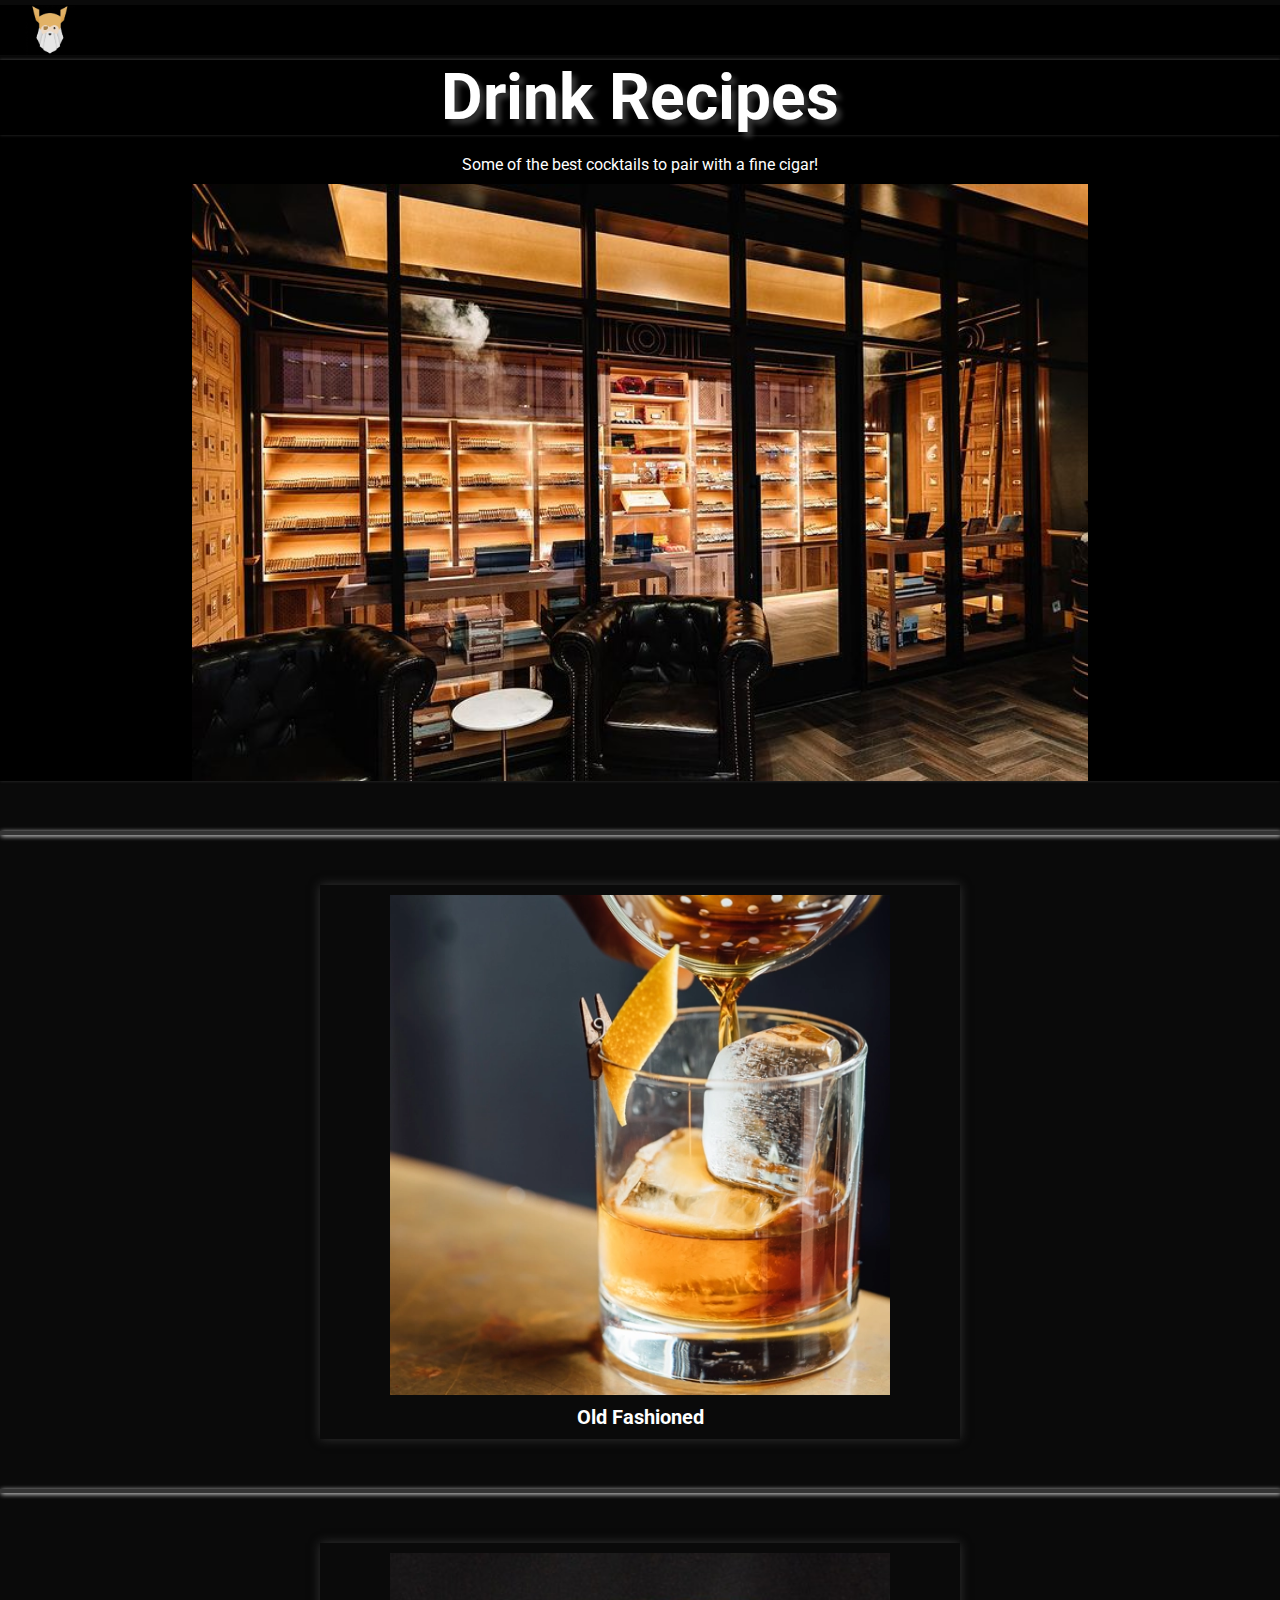
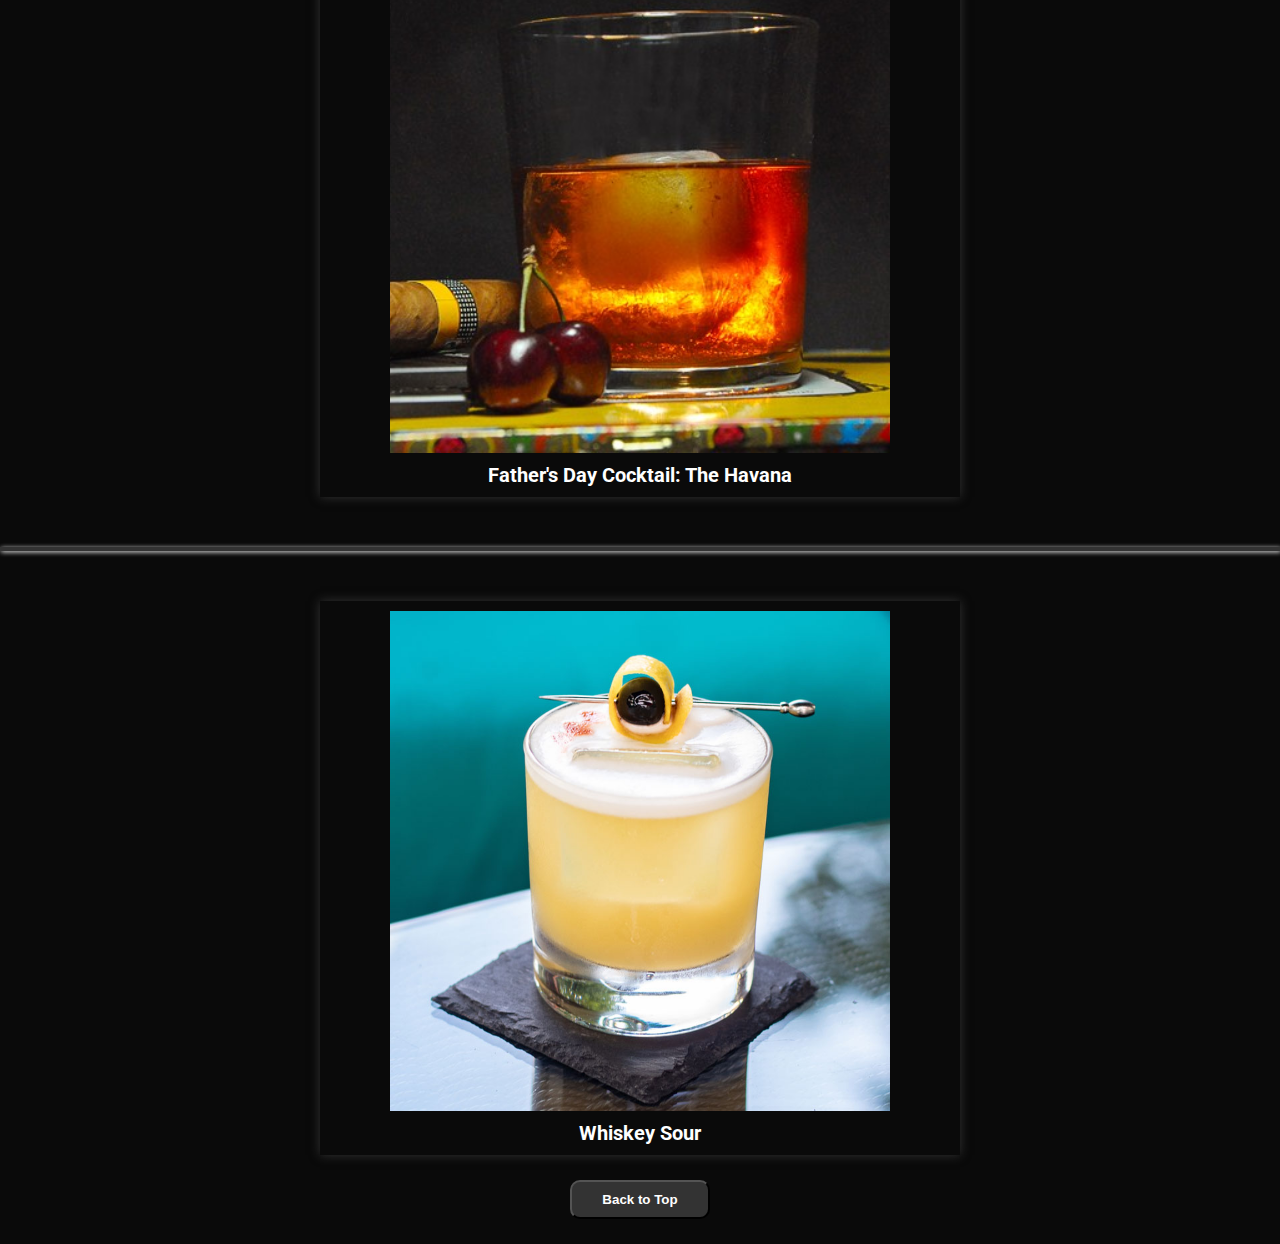
<file: index.html>
<!DOCTYPE html>
<html lang="en">
  <head>
    <meta charset="UTF-8" />
    <meta http-equiv="X-UA-Compatible" content="IE=edge" />
    <meta name="viewport" content="width=device-width, initial-scale=1.0" />
    <link
      rel="stylesheet"
      href="https://cdnjs.cloudflare.com/ajax/libs/font-awesome/6.1.2/css/all.min.css"
      integrity="sha512-1sCRPdkRXhBV2PBLUdRb4tMg1w2YPf37qatUFeS7zlBy7jJI8Lf4VHwWfZZfpXtYSLy85pkm9GaYVYMfw5BC1A=="
      crossorigin="anonymous"
      referrerpolicy="no-referrer"
    />
    <link rel="stylesheet" href="styles.css" />
    <title>Odin Recipes</title>
  </head>
  <body>
    <!-- Header Logo -->

    <div class="container">
      <header class="headerLogo">
        <p>
          <a href="https://www.theodinproject.com" target="_blank">
            <img src="assets/odinlogo.png" alt="The Odin Project" />
          </a>
        </p>
      </header>
    </div>

    <!-- HERO SECTION -->

    <div class="container">
      <section class="hero">
        <h1 class="hero">Drink Recipes</h1>
        <p>
          <i class="fa-solid fa-whiskey-glass"></i> Some of the best cocktails to pair with a fine cigar!<i
            class="fa-solid fa-martini-glass"
          ></i>
        </p>
        <img src="assets/cigarhero.jpg" alt="" />
      </section>
    </div>

    <!-- DRINKS -->

    <section class="container">
      <p class="drinks">
        <figure class="cocktail">
          <img src="assets/whiskey-old-fashioned-cocktail-orange.jpg.webp" alt="Old Fashioned Cocktail" />
          <figcaption>
            <a href="recipes/oldfashion.html">Old Fashioned</a>
          </figcaption>
        </figure>
      </p>
      <p class="drinks">
        <figure class="cocktail">
          <img src="assets/Havana-Cocktail.jpg" alt="Havana Cocktail" />
          <figcaption>
            <a href="recipes/thehavana.html">Father's Day Cocktail: The Havana</a>
          </figcaption>
        </figure>
      </p>
      <p class="drinks">
        <figure class="cocktail">
          <img src="assets/whiskeysour_card.jpg" alt="Whiskey Sour" />
          <figcaption>
            <a href="recipes/whiskeysour.html">Whiskey Sour</a>
          </figcaption>
        </figure>
      </p>
    </section>

    <p class="btn">
      <button>
        <a href="index.html">Back to Top</a>
      </button>
    </p>
  </body>
</html>
</file>
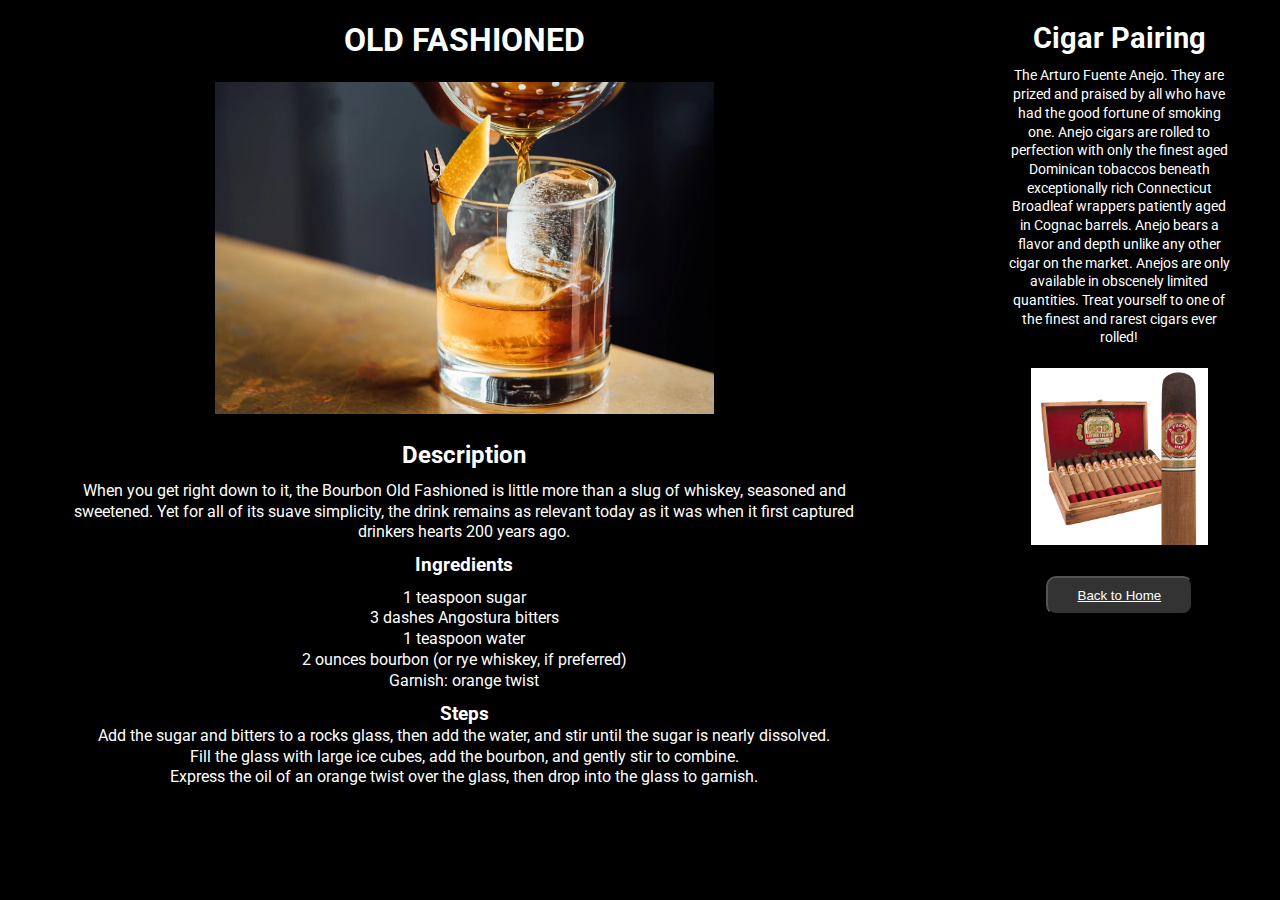
<file: recipes/oldfashion.html>
<!DOCTYPE html>
<html lang="en">
  <head>
    <meta charset="UTF-8" />
    <meta http-equiv="X-UA-Compatible" content="IE=edge" />
    <meta name="viewport" content="width=device-width, initial-scale=1.0" />
    <title>Old Fashioned</title>
    <link rel="stylesheet" href="styles.css" />
  </head>
  <body>
    <div class="window">
      <div class="container">
        <h1 class="heading">OLD FASHIONED</h1>
        <img src="../assets/whiskey-old-fashioned-cocktail-orange.jpg.webp" alt="" />

        <h2>Description</h2>
        <p>
          When you get right down to it, the Bourbon Old Fashioned is little more than a slug of whiskey, seasoned and sweetened. Yet for
          all of its suave simplicity, the drink remains as relevant today as it was when it first captured drinkers hearts 200 years ago.
        </p>
        <h3>Ingredients</h3>
        <ul>
          <li>1 teaspoon sugar</li>
          <li>3 dashes Angostura bitters</li>
          <li>1 teaspoon water</li>
          <li>2 ounces bourbon (or rye whiskey, if preferred)</li>
          <li>Garnish: orange twist</li>
        </ul>
        <h3>Steps</h3>
        <ol>
          <li>Add the sugar and bitters to a rocks glass, then add the water, and stir until the sugar is nearly dissolved.</li>
          <li>Fill the glass with large ice cubes, add the bourbon, and gently stir to combine.</li>
          <li>Express the oil of an orange twist over the glass, then drop into the glass to garnish.</li>
        </ol>
      </div>

      <div class="pair">
        <h1>Cigar Pairing</h1>
        <p>
          The Arturo Fuente Anejo. They are prized and praised by all who have had the good fortune of smoking one. Anejo cigars are rolled
          to perfection with only the finest aged Dominican tobaccos beneath exceptionally rich Connecticut Broadleaf wrappers patiently
          aged in Cognac barrels. Anejo bears a flavor and depth unlike any other cigar on the market. Anejos are only available in
          obscenely limited quantities. Treat yourself to one of the finest and rarest cigars ever rolled!
        </p>
        <img src="../assets/fuente.png" alt="" />

        <p class="btn">
          <button>
            <a href="../index.html">Back to Home</a>
          </button>
        </p>
      </div>
    </div>
  </body>
</html>
</file>
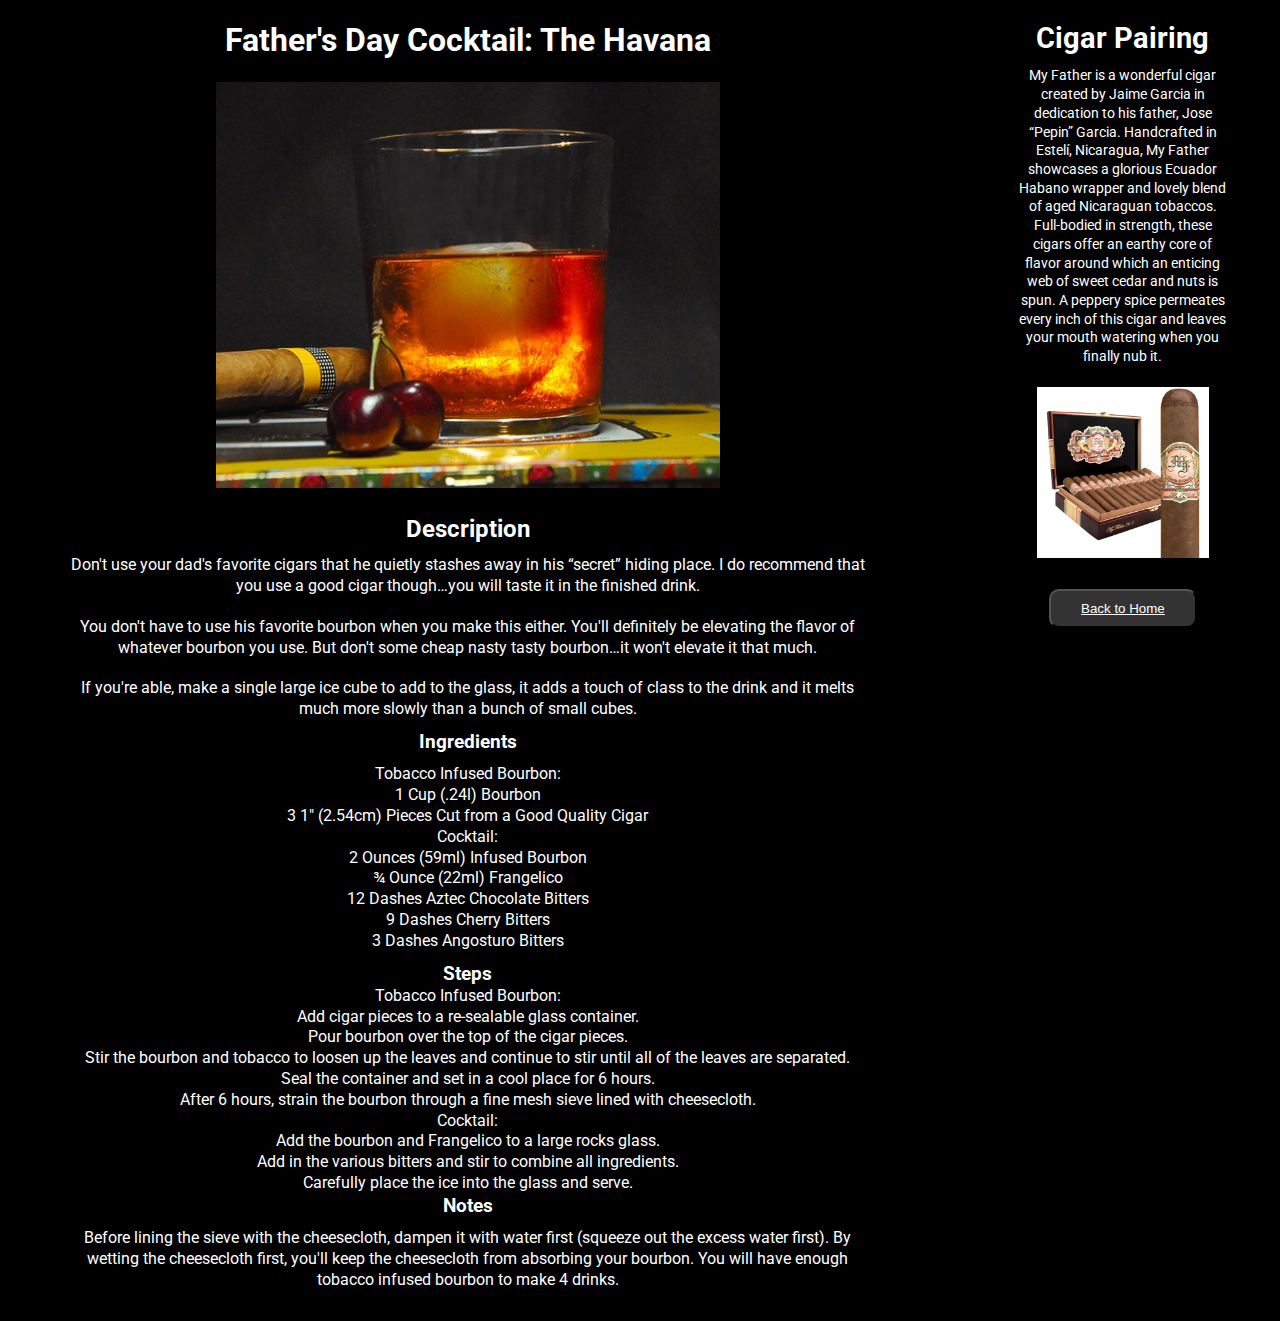
<file: recipes/thehavana.html>
<!DOCTYPE html>
<html lang="en">
  <head>
    <meta charset="UTF-8" />
    <meta http-equiv="X-UA-Compatible" content="IE=edge" />
    <meta name="viewport" content="width=device-width, initial-scale=1.0" />
    <title>Father's Day Cocktail: The Havana</title>
    <link rel="stylesheet" href="styles.css" />
  </head>
  <body>
    <div class="window">
      <div class="container">
        <h1 class="heading">Father's Day Cocktail: The Havana</h1>
        <img src="../assets/Havana-Cocktail.jpg" alt="" />

        <h2>Description</h2>
        <p>
          Don't use your dad's favorite cigars that he quietly stashes away in his “secret” hiding place. I do recommend that you use a good
          cigar though…you will taste it in the finished drink.
        </p>
        <p>
          You don't have to use his favorite bourbon when you make this either. You'll definitely be elevating the flavor of whatever
          bourbon you use. But don't some cheap nasty tasty bourbon…it won't elevate it that much.
        </p>
        <p>
          If you're able, make a single large ice cube to add to the glass, it adds a touch of class to the drink and it melts much more
          slowly than a bunch of small cubes.
        </p>

        <h3>Ingredients</h3>
        <ul>
          <li>Tobacco Infused Bourbon:</li>
          <li>1 Cup (.24l) Bourbon</li>
          <li>3 1" (2.54cm) Pieces Cut from a Good Quality Cigar</li>
          <li>Cocktail:</li>
          <li>2 Ounces (59ml) Infused Bourbon</li>
          <li>¾ Ounce (22ml) Frangelico</li>
          <li>12 Dashes Aztec Chocolate Bitters</li>
          <li>9 Dashes Cherry Bitters</li>
          <li>3 Dashes Angosturo Bitters</li>
        </ul>
        <h3>Steps</h3>
        <ol>
          <li>Tobacco Infused Bourbon:</li>
          <li>Add cigar pieces to a re-sealable glass container.</li>
          <li>Pour bourbon over the top of the cigar pieces.</li>
          <li>Stir the bourbon and tobacco to loosen up the leaves and continue to stir until all of the leaves are separated.</li>
          <li>Seal the container and set in a cool place for 6 hours.</li>
          <li>After 6 hours, strain the bourbon through a fine mesh sieve lined with cheesecloth.</li>
          <li>Cocktail:</li>
          <li>Add the bourbon and Frangelico to a large rocks glass.</li>
          <li>Add in the various bitters and stir to combine all ingredients.</li>
          <li>Carefully place the ice into the glass and serve.</li>
        </ol>
        <h3>Notes</h3>
        <p>
          Before lining the sieve with the cheesecloth, dampen it with water first (squeeze out the excess water first). By wetting the
          cheesecloth first, you'll keep the cheesecloth from absorbing your bourbon. You will have enough tobacco infused bourbon to make 4
          drinks.
        </p>
      </div>

      <div class="pair">
        <h1>Cigar Pairing</h1>
        <p>
          My Father is a wonderful cigar created by Jaime Garcia in dedication to his father, Jose “Pepin” Garcia. Handcrafted in Estelí,
          Nicaragua, My Father showcases a glorious Ecuador Habano wrapper and lovely blend of aged Nicaraguan tobaccos. Full-bodied in
          strength, these cigars offer an earthy core of flavor around which an enticing web of sweet cedar and nuts is spun. A peppery
          spice permeates every inch of this cigar and leaves your mouth watering when you finally nub it.
        </p>

        <img src="../assets/my-father_1.png" alt="" />

        <p class="btn">
          <button>
            <a href="../index.html">Back to Home</a>
          </button>
        </p>
      </div>
    </div>
  </body>
</html>
</file>
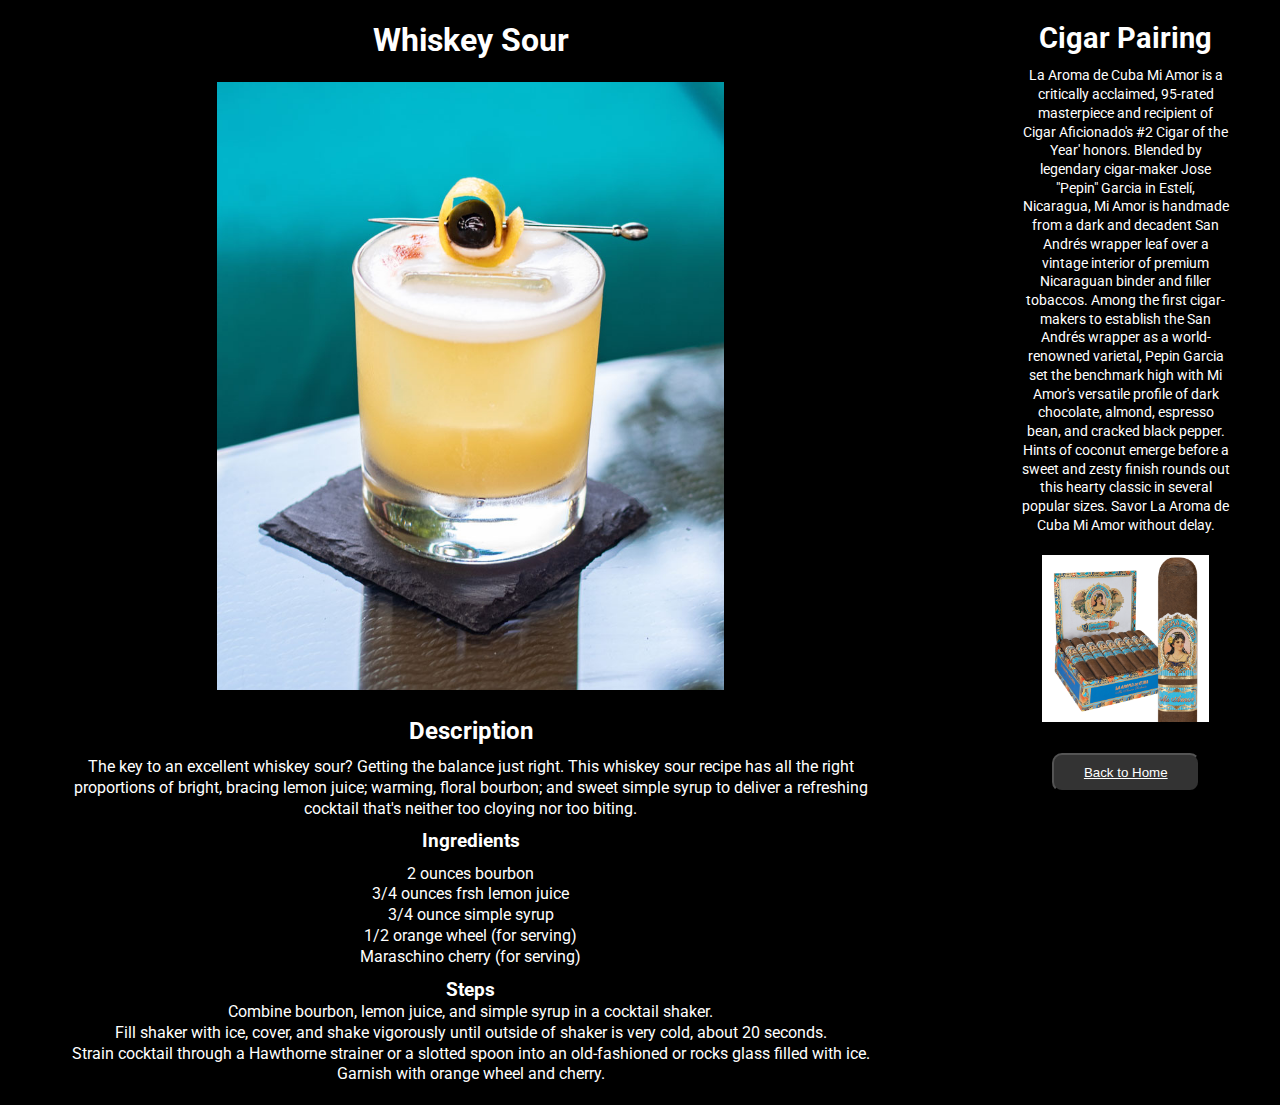
<file: recipes/whiskeysour.html>
<!DOCTYPE html>
<html lang="en">
  <head>
    <meta charset="UTF-8" />
    <meta http-equiv="X-UA-Compatible" content="IE=edge" />
    <meta name="viewport" content="width=device-width, initial-scale=1.0" />
    <title>Whiskey Sour</title>
    <link rel="stylesheet" href="styles.css" />
  </head>
  <body>
    <div class="window">
      <div class="container">
        <h1 class="heading">Whiskey Sour</h1>
        <img src="../assets/whiskeysour_card.jpg" alt="" />

        <h2>Description</h2>
        <p>
          The key to an excellent whiskey sour? Getting the balance just right. This whiskey sour recipe has all the right proportions of
          bright, bracing lemon juice; warming, floral bourbon; and sweet simple syrup to deliver a refreshing cocktail that's neither too
          cloying nor too biting.
        </p>

        <h3>Ingredients</h3>
        <ul>
          <li>2 ounces bourbon</li>
          <li>3/4 ounces frsh lemon juice</li>
          <li>3/4 ounce simple syrup</li>
          <li>1/2 orange wheel (for serving)</li>
          <li>Maraschino cherry (for serving)</li>
        </ul>
        <h3>Steps</h3>
        <ol>
          <li>Combine bourbon, lemon juice, and simple syrup in a cocktail shaker.</li>
          <li>Fill shaker with ice, cover, and shake vigorously until outside of shaker is very cold, about 20 seconds.</li>
          <li>
            Strain cocktail through a Hawthorne strainer or a slotted spoon into an old-fashioned or rocks glass filled with ice. Garnish
            with orange wheel and cherry.
          </li>
        </ol>
      </div>

      <div class="pair">
        <h1>Cigar Pairing</h1>
        <p>
          La Aroma de Cuba Mi Amor is a critically acclaimed, 95-rated masterpiece and recipient of Cigar Aficionado's #2 Cigar of the Year'
          honors. Blended by legendary cigar-maker Jose "Pepin" Garcia in Estelí, Nicaragua, Mi Amor is handmade from a dark and decadent
          San Andrés wrapper leaf over a vintage interior of premium Nicaraguan binder and filler tobaccos. Among the first cigar-makers to
          establish the San Andrés wrapper as a world-renowned varietal, Pepin Garcia set the benchmark high with Mi Amor's versatile
          profile of dark chocolate, almond, espresso bean, and cracked black pepper. Hints of coconut emerge before a sweet and zesty
          finish rounds out this hearty classic in several popular sizes. Savor La Aroma de Cuba Mi Amor without delay.
        </p>
        <img src="../assets/miamor.png" alt="" />

        <p class="btn">
          <button>
            <a href="../index.html">Back to Home</a>
          </button>
        </p>
      </div>
    </div>
  </body>
</html>
</file>
<file: styles.css>
@import url("https://fonts.googleapis.com/css2?family=Roboto&display=swap");

* {
  box-sizing: border-box;
  margin: 0;
  padding: 0;
}
html {
  font-family: "Roboto", sans-serif;
  background-color: rgb(10, 10, 10);
}
.container {
  max-width: 1280px;
  margin: 0 auto;
}
a {
  color: #fff;
  font-weight: bold;
  text-decoration: none;
}
a:hover {
  color: rgba(255, 255, 255, 0.85);
}
img {
  display: block;
}
/* HEADER SECTION */
.headerLogo {
  background-color: #000;
}
.headerLogo img {
  margin: 5px 25px;
  height: auto;
  width: 50px;
}

/* Hero Section */
.hero {
  display: flex;
  flex-direction: column;
  width: 100%;
  height: auto;
  background-color: #000;
  box-shadow: 0px 0px 3px #333;
}
.hero h1 {
  text-shadow: 5px 5px 5px #333;
  font-weight: bold;
  font-size: 400%;
  color: #fff;
  text-align: center;
  margin-bottom: 10px;
}
.hero p {
  color: #fff;
  text-align: center;
  margin: 10px;
}
.hero i {
  margin: 0px 10px;
}
.hero img {
  width: 70%;
  margin: 0 auto;
}

/* DRINKS */
.drinks {
  box-shadow: 1px 1px 5px #fff;
  height: 3px;
  border: 2px solid #333;
  margin: 50px auto;
  /* width: 50%; */
}
.cocktail {
  width: 50%;
  margin: 0 auto;
  padding: 10px;
  box-shadow: 0px 0px 10px #333;
}
.cocktail img {
  width: 500px;
  height: 500px;
  object-fit: cover;
  object-position: center;
  margin: 0 auto;
}
figcaption {
  text-align: center;
  padding-top: 10px;
  font-size: 125%;
  text-decoration: none;
}

/* BUTTON */
.btn {
  text-align: center;
  margin: 25px;
}

.btn button {
  border-radius: 10px;
  padding: 10px 30px;
  background-color: #333;
}
.btn button:hover {
  background-color: rgba(51, 51, 51, 0.6);
}

/* || SMALLER SCREENS  || */
@media (max-width: 768px) {
  .container {
    display: flex;
    flex-direction: column;
  }
  .drinks {
    width: 300px;
  }
  .cocktail {
    width: 90%;
    height: auto;
  }
  .cocktail img {
    width: 300px;
    height: 300px;
  }
  .hero p {
    white-space: nowrap;
    padding: 0;
  }
  .hero i {
    display: none;
  }
}
</file>
<file: recipes/styles.css>
@import url("https://fonts.googleapis.com/css2?family=Roboto&display=swap");

/* RESET */
* {
  box-sizing: border-box;
  margin: 0;
  padding: 0;
}

body {
  background-color: #000;
  color: #fff;
  font-family: "Roboto", sans-serif;
  max-width: 1280px;
  margin: 0 auto;
}
li {
  list-style-type: none;
}
a,
a:visited {
  color: #fff;
}

/* MAIN */
.window {
  text-align: center;
  display: flex;
  justify-content: center;
  gap: 30px;
  min-height: 100vh;
}

/* RECIPE */
.container {
  line-height: 1.3;
  padding: 20px 50px;
}
.container h1 {
  font-weight: bolder;
}
.container img {
  width: 65%;
  padding: 20px;
}
.container p,
.container ul {
  padding: 10px;
}

/* CIGAR PAIRING */
.pair {
  width: 45%;
  line-height: 1.3;
  padding: 20px 50px;
  font-size: 0.9rem;
}
.pair h1 {
  margin-bottom: 10px;
}
.pair img {
  width: 80%;
  margin-top: 20px;
}

/* BUTTON */
.btn {
  text-align: center;
  margin: 25px;
  bottom: 0;
}

.btn button {
  border-radius: 10px;
  padding: 10px 30px;
  background-color: #333;
}
.btn button:hover {
  background-color: rgba(51, 51, 51, 0.6);
}

/* SMALLER SCREENS */
@media (max-width: 768px) {
  .window {
    display: flex;
    flex-direction: column;
    align-items: center;
  }
  .container,
  .pair {
    width: 100%;
  }
  .pair img {
    max-width: 35%;
  }
}
</file>
